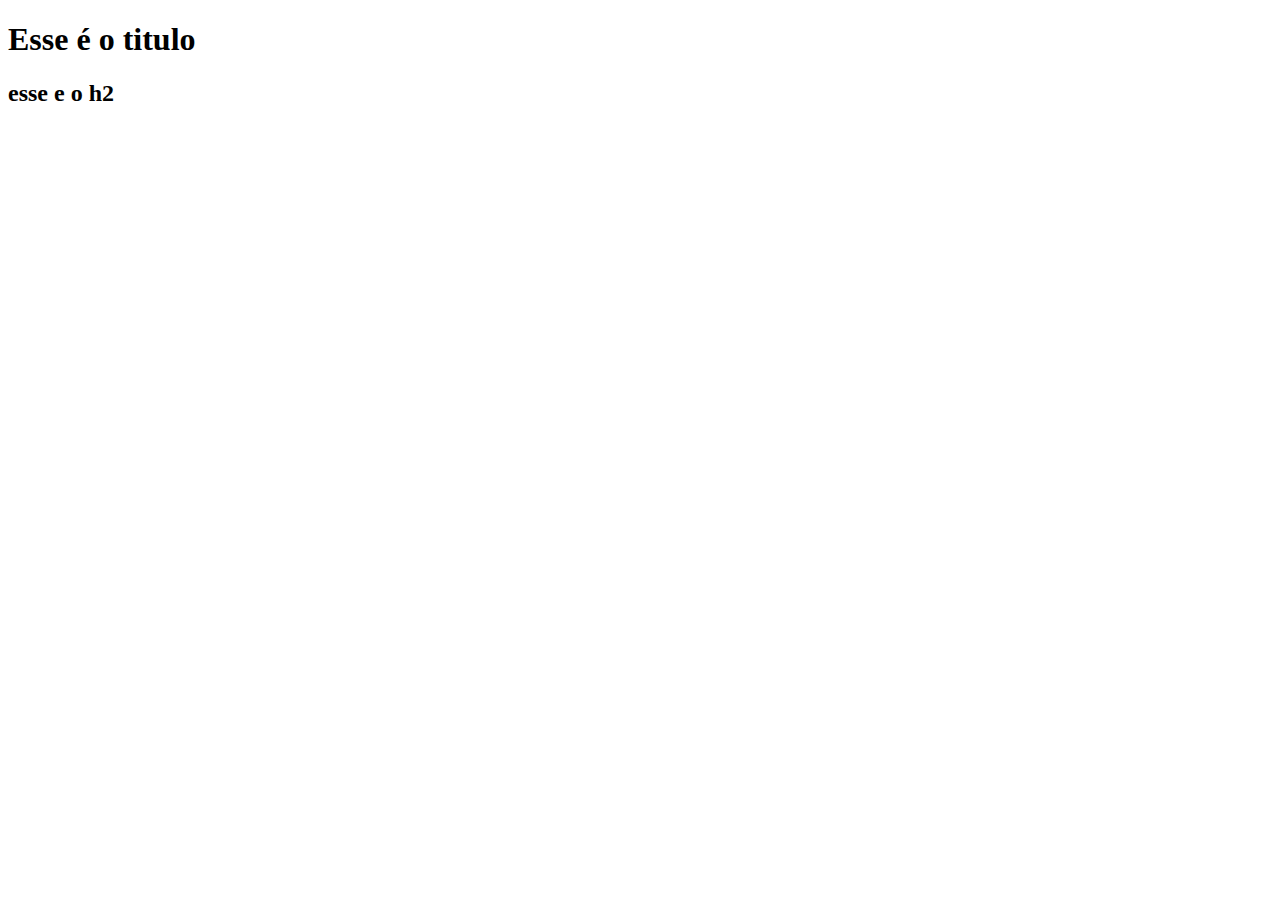
<file: 03-dom-para-iniciante/01-o-que-e-o-dom/index.html>
<!DOCTYPE html>
<html lang="en">
<head>
    <meta charset="UTF-8">
    <meta http-equiv="X-UA-Compatible" content="IE=edge">
    <meta name="viewport" content="width=device-width, initial-scale=1.0">
    <title>o que o dom</title>
</head>
<body>
    
    <h1 class="titulo ativo">Esse é o titulo</h1>
    <h2 class="ativo">esse e o h2</h2>

    <script src="script-aula.js"></script>
    <script src="script.js"></script>
</body>
</html>
</file>
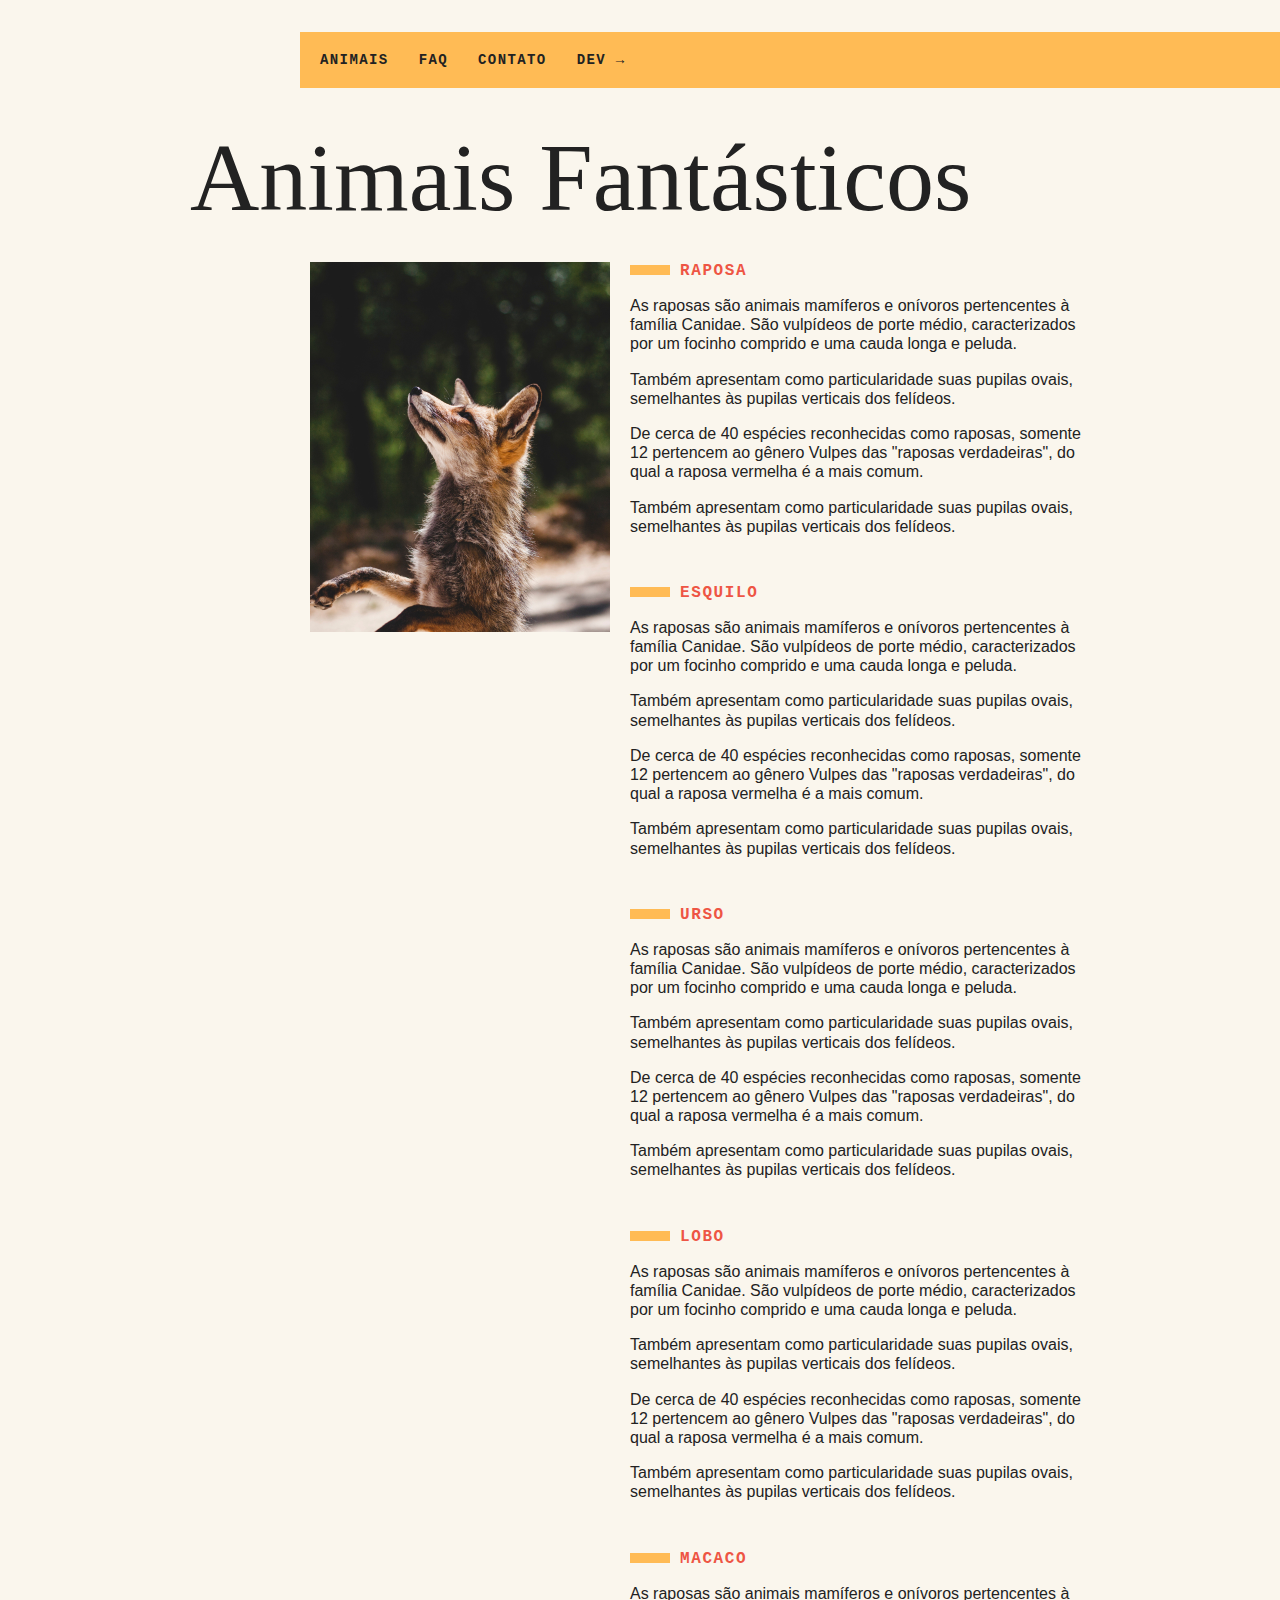
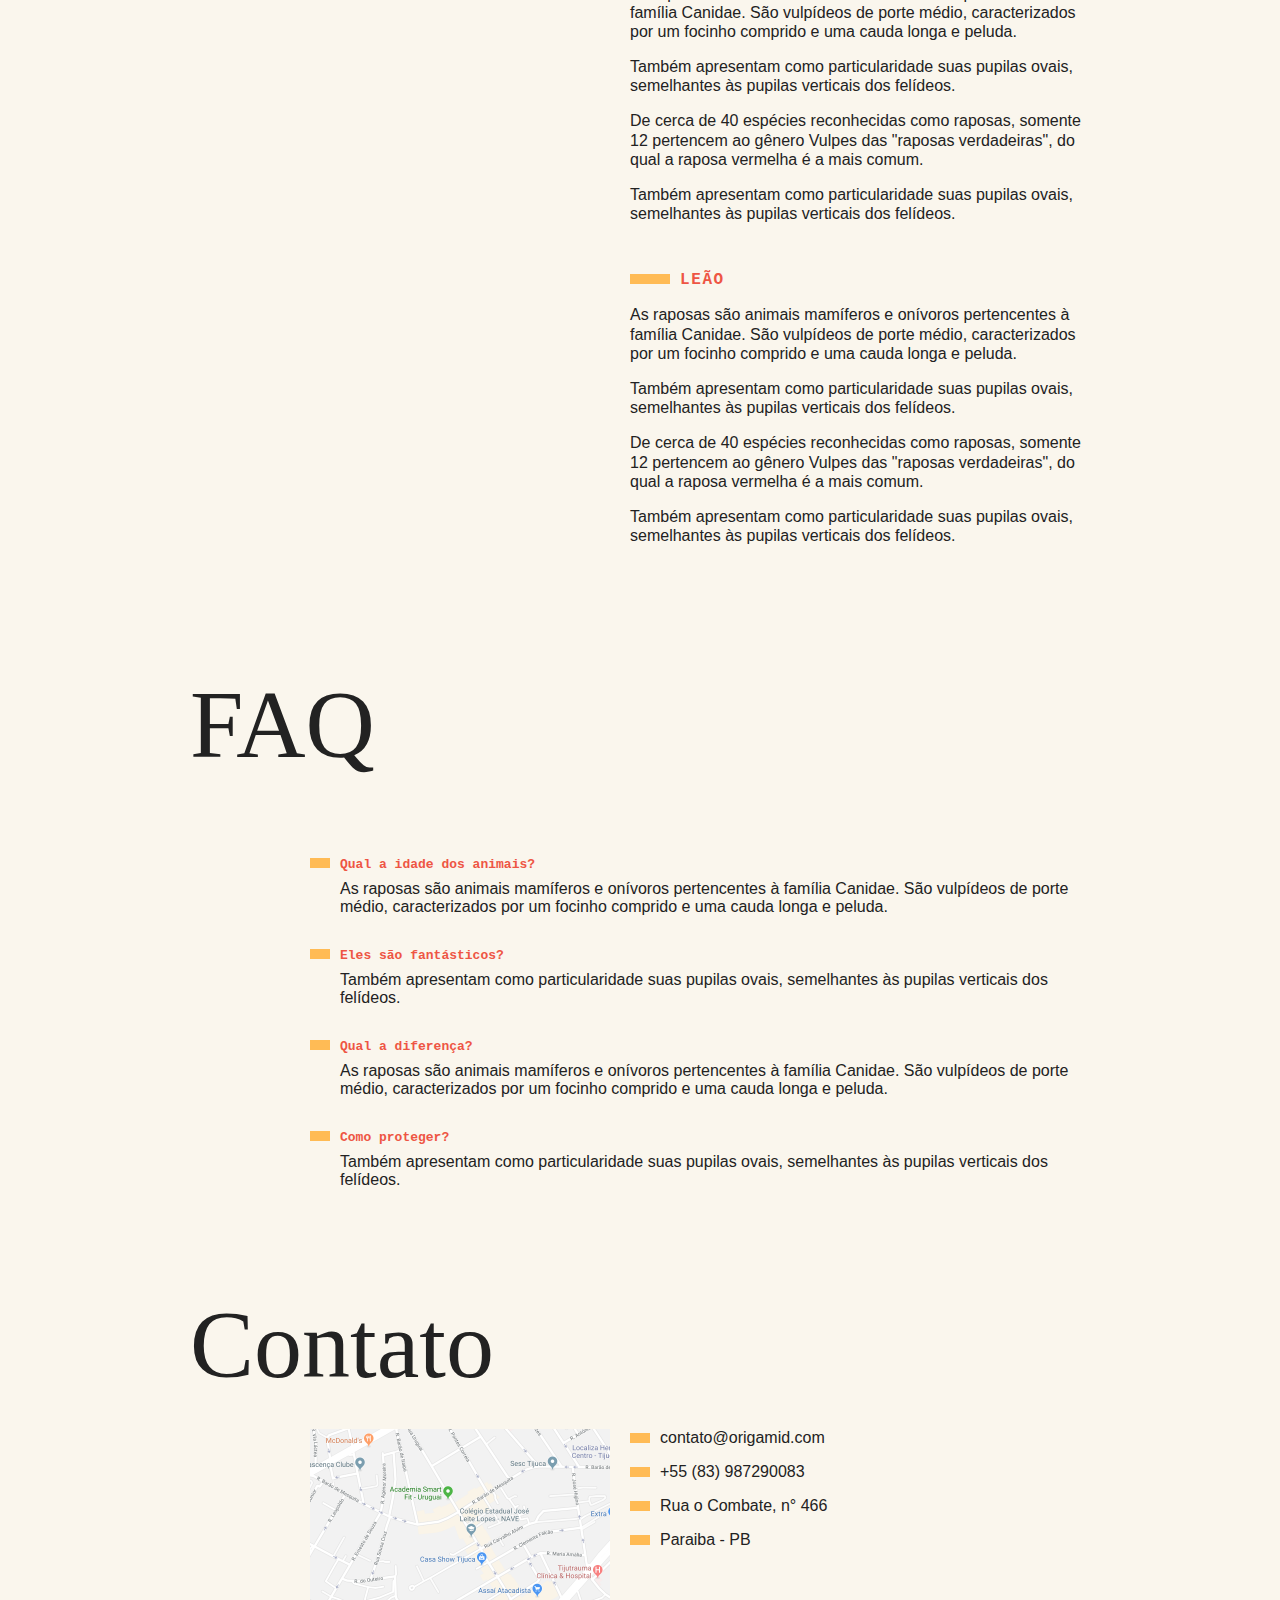
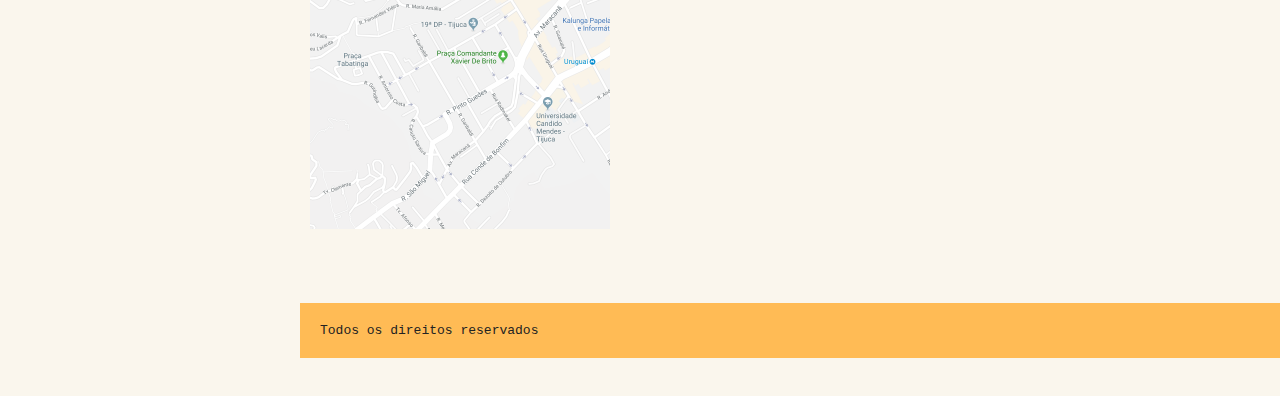
<file: 03-dom-para-iniciante/04-forEach-e-Arrow-function/index.html>
<!DOCTYPE html>
<html lang="en">
<head>
  <meta charset="UTF-8">
  <meta http-equiv="X-UA-Compatible" content="IE=edge">
  <meta name="viewport" content="width=device-width, initial-scale=1.0">
  <link rel="stylesheet" href="css/style.css">
  <title>Animais Fantásticos</title>
</head>
<body>
  <nav class="menu">
    <ul>
     <li><a href="#animais">Animais</a></li>
     <li><a href="#faq">Faq</a></li>
     <li><a href="#contato">Contato</a></li>
     <li><a href="https://www.origamid.com/">Dev → </a></li>
    </ul>
  </nav>
  <section class="grid-section animais" id="animais">
    <h1 class="titulo">Animais Fantásticos</h1>
    <ul class="animais-lista">
      <li>
        <img src="img/imagem1.jpg">
      </li>
      <li>
        <img src="img/imagem2.jpg">
      </li>
      <li>
        <img src="img/imagem3.jpg">
      </li>
      <li>
        <img src="img/imagem4.jpg">
      </li>
      <li>
        <img src="img/imagem6.jpg">
      </li>
    </ul>
    <div class="animais-descricao">
      <section>
        <h2>Raposa</h2>
        <p>As raposas são animais mamíferos e onívoros pertencentes à família Canidae. São vulpídeos de porte médio, caracterizados por um focinho comprido e uma cauda longa e peluda.
        </p>
        <p>
          Também apresentam como particularidade suas pupilas ovais, semelhantes às pupilas verticais dos felídeos.
        </p>
        <p>
          De cerca de 40 espécies reconhecidas como raposas, somente 12 pertencem ao gênero Vulpes das "raposas verdadeiras", do qual a raposa vermelha é a mais comum.
        </p>
        <p>
          Também apresentam como particularidade suas pupilas ovais, semelhantes às pupilas verticais dos felídeos.
        </p>
        </section>
        <section>
          <h2>Esquilo</h2>
          <p>As raposas são animais mamíferos e onívoros pertencentes à família Canidae. São vulpídeos de porte médio, caracterizados por um focinho comprido e uma cauda longa e peluda.
          </p>
          <p>
            Também apresentam como particularidade suas pupilas ovais, semelhantes às pupilas verticais dos felídeos.
          </p>
          <p>
            De cerca de 40 espécies reconhecidas como raposas, somente 12 pertencem ao gênero Vulpes das "raposas verdadeiras", do qual a raposa vermelha é a mais comum.
          </p>
          <p>
            Também apresentam como particularidade suas pupilas ovais, semelhantes às pupilas verticais dos felídeos.
          </p>
        </section>
        <section>
          <h2>Urso</h2>
          <p>As raposas são animais mamíferos e onívoros pertencentes à família Canidae. São vulpídeos de porte médio, caracterizados por um focinho comprido e uma cauda longa e peluda.
          </p>
          <p>
            Também apresentam como particularidade suas pupilas ovais, semelhantes às pupilas verticais dos felídeos.
          </p>
          <p>
            De cerca de 40 espécies reconhecidas como raposas, somente 12 pertencem ao gênero Vulpes das "raposas verdadeiras", do qual a raposa vermelha é a mais comum.
          </p>
          <p>
            Também apresentam como particularidade suas pupilas ovais, semelhantes às pupilas verticais dos felídeos.
          </p>
        </section>
        <section>
          <h2>Lobo</h2>
          <p>As raposas são animais mamíferos e onívoros pertencentes à família Canidae. São vulpídeos de porte médio, caracterizados por um focinho comprido e uma cauda longa e peluda.
          </p>
          <p>
            Também apresentam como particularidade suas pupilas ovais, semelhantes às pupilas verticais dos felídeos.
          </p>
          <p>
            De cerca de 40 espécies reconhecidas como raposas, somente 12 pertencem ao gênero Vulpes das "raposas verdadeiras", do qual a raposa vermelha é a mais comum.
          </p>
          <p>
            Também apresentam como particularidade suas pupilas ovais, semelhantes às pupilas verticais dos felídeos.
          </p>
        </section>
        <section>
          <h2>macaco</h2>
          <p>As raposas são animais mamíferos e onívoros pertencentes à família Canidae. São vulpídeos de porte médio, caracterizados por um focinho comprido e uma cauda longa e peluda.
          </p>
          <p>
            Também apresentam como particularidade suas pupilas ovais, semelhantes às pupilas verticais dos felídeos.
          </p>
          <p>
            De cerca de 40 espécies reconhecidas como raposas, somente 12 pertencem ao gênero Vulpes das "raposas verdadeiras", do qual a raposa vermelha é a mais comum.
          </p>
          <p>
            Também apresentam como particularidade suas pupilas ovais, semelhantes às pupilas verticais dos felídeos.
          </p>
        </section>
        <section>
          <h2>Leão</h2>
          <p>As raposas são animais mamíferos e onívoros pertencentes à família Canidae. São vulpídeos de porte médio, caracterizados por um focinho comprido e uma cauda longa e peluda.
          </p>
          <p>
            Também apresentam como particularidade suas pupilas ovais, semelhantes às pupilas verticais dos felídeos.
          </p>
          <p>
            De cerca de 40 espécies reconhecidas como raposas, somente 12 pertencem ao gênero Vulpes das "raposas verdadeiras", do qual a raposa vermelha é a mais comum.
          </p>
          <p>
            Também apresentam como particularidade suas pupilas ovais, semelhantes às pupilas verticais dos felídeos.
          </p>
        </section>
    </div>
  </section>
  <section class="grid-section faq" id="faq">
    <h1 class="titulo">FAQ</h1>
    <dl class="faq-lista">
      <dt>Qual a idade dos animais?</dt>
      <dd>As raposas são animais mamíferos e onívoros pertencentes à família Canidae. São vulpídeos de porte médio, caracterizados por um focinho comprido e uma cauda longa e peluda.
      </dd>
      <dt>Eles são fantásticos?</dt>
      <dd>
        Também apresentam como particularidade suas pupilas ovais, semelhantes às pupilas verticais dos felídeos.
      </dd>
      <dt>Qual a diferença?</td>
      <dd>
        As raposas são animais mamíferos e onívoros pertencentes à família Canidae. São vulpídeos de porte médio, caracterizados por um focinho comprido e uma cauda longa e peluda.
      </dd>
      <dt>Como proteger?</dt>
      <dd>
        Também apresentam como particularidade suas pupilas ovais, semelhantes às pupilas verticais dos felídeos.
      </dd>
    </dl>
  </section>

  <section class="grid-section contato" id="contato">
    <h1 class="titulo">Contato</h1>
    <div class="mapa">
      <img src="img/mapa.png" alt="">
    </div>
    <ul class="dados">
      <li>contato@origamid.com</li>
      <li>+55 (83) 987290083</li>
      <li>Rua o Combate, n° 466</li>
      <li>Paraiba - PB</li>
    </ul>
  </section>

  <footer class="copy">
    <p>Todos os direitos reservados</p>
  </footer>
<!--
<script src="script.js"></script>
-->
  
  <script src="script-exercicio.js"></script>
</body>
</html>
</file>
<file: 03-dom-para-iniciante/04-forEach-e-Arrow-function/css/style.css>
body, h1, h2, ul, li, p, dd, dt,ls{
  margin: 0px;
  padding: 0px;
}

img{
  display: block;
  max-width: 100%;
}

ul{
  list-style: none;
}

body{
  background: #faf6ed;
  color: #222;
  -webkit-font-smoothing: antialiased;
  display: grid;
  grid-template-columns: 1fr 120px minmax(300px, 800px) 1fr;
}

.menu{
  grid-column: 3 / 5;
  margin-top: 2rem;
  margin-bottom: 2rem;
  background: #fb5;
}
.menu ul{
  display: flex;
  flex-wrap: wrap;
  padding: 10px;
}
.menu li a{
  display: block;
  padding: 10px;
  margin-right: 10px;
  color: #222;
  text-decoration: none;
  font-family: 'IBM Plex Mono', monospace;
  font-weight: bold;
  text-transform: uppercase;
  font-size: 0.875rem;
  letter-spacing: .1em;
}
.grid-section{
  grid-column: 2 / 4;
  width: 100%;
  box-sizing: border-box;
  padding: 10px;
  display: grid;
  grid-template-columns: 100px 300px 1fr;
  grid-gap: 20px;
  margin-bottom: 4rem;
}
.titulo{
  font-family: 'Playfair Display SC', Georgia, 'Times New Roman', Times, serif;
  font-size: 6rem;
  line-height: 1;
  font-weight: 400;
  margin-bottom: 1rem;
  grid-column: 1 / 4;
}
.animais h2{
  font-family: monospace;
  font-size: 1rem;
  text-transform: uppercase;
  letter-spacing: .1em;
  margin-bottom: 1rem;
  color: #e54;
}
.animais h2::before{
  content: "";
  display: inline-block;
  width: 40px;
  height: 10px;
  margin-right: 10px;
  background: #fb5;
}
.animais p {
  font-family: Helvetica, Arial;
  line-height: 1.2;
  margin-bottom: 1rem;
}

.animais-lista{
  height: 370px;
  overflow-y: scroll;
  grid-column: 2;
}
.animais-lista::-webkit-scrollbar{
  width: 18px;
}
.animais-lista::-webkit-scrollbar-thumb{
  background: #fb5;
  border-left: 4px solid #faf6ed;
  border-right: 4px solid #faf6ed;
}
.animais-lista::-webkit-scrollbar-track{
  background: #faf6ed;
}
.animais-descricao{
  grid-column: 3;
}

.animais-descricao section{
  margin-bottom: 3rem;
}
.faq-lista{
  grid-column: 2 / 4;
}
.faq-lista dt{
  font-family: monospace;
  font-weight: bold;
  margin-top: 2rem;
  margin-bottom: .5rem;
  color: #e54;
}
.faq-lista dt::before{
  content: '';
  display: inline-block;
  width: 20px;
  height: 10px;
  margin-right: 10px;
  background: #fb5;
}
.faq-lista dd{
  font-family: Helvetica, Arial;
  margin-bottom: .5rem;
  margin-left: 30px;
}

.mapa{
  grid-column: 2;
}
.dados{
  grid-column: 3;
}
.dados li{
  margin-bottom: 1rem;
  font-family: Helvetica,Arial;
}
.dados li::before{
  content: '';
  display: inline-block;
  width: 20px;
  height: 10px;
  margin-right: 10px;
  background: #fb5;
}
.copy{
  grid-column: 3/5;
  margin-bottom: 2rem;
  background: #fb5;
}
.copy p {
  padding: 20px;
  font-family: monospace;
}

@media (max-width: 700px){
  body{
    grid-template-columns: 1fr;
  }
  .menu, .grid-section, .copy{
    grid-column: 1;
  }
  .grid-section{
    grid-template-columns: 100px 1fr;
    grid-gap: 10px;
  }
  .animais-lista{
    grid-column: 1;
  }
  .faq-lista, .dados, .mapa{
    grid-column: 1 / 3;
  }
  .grid-section h1{
    font-size: 3rem;
  }
  .menu{
    margin-top: 0px;
  }
  .copy{
    margin-bottom: 0px;
  }
}
</file>
